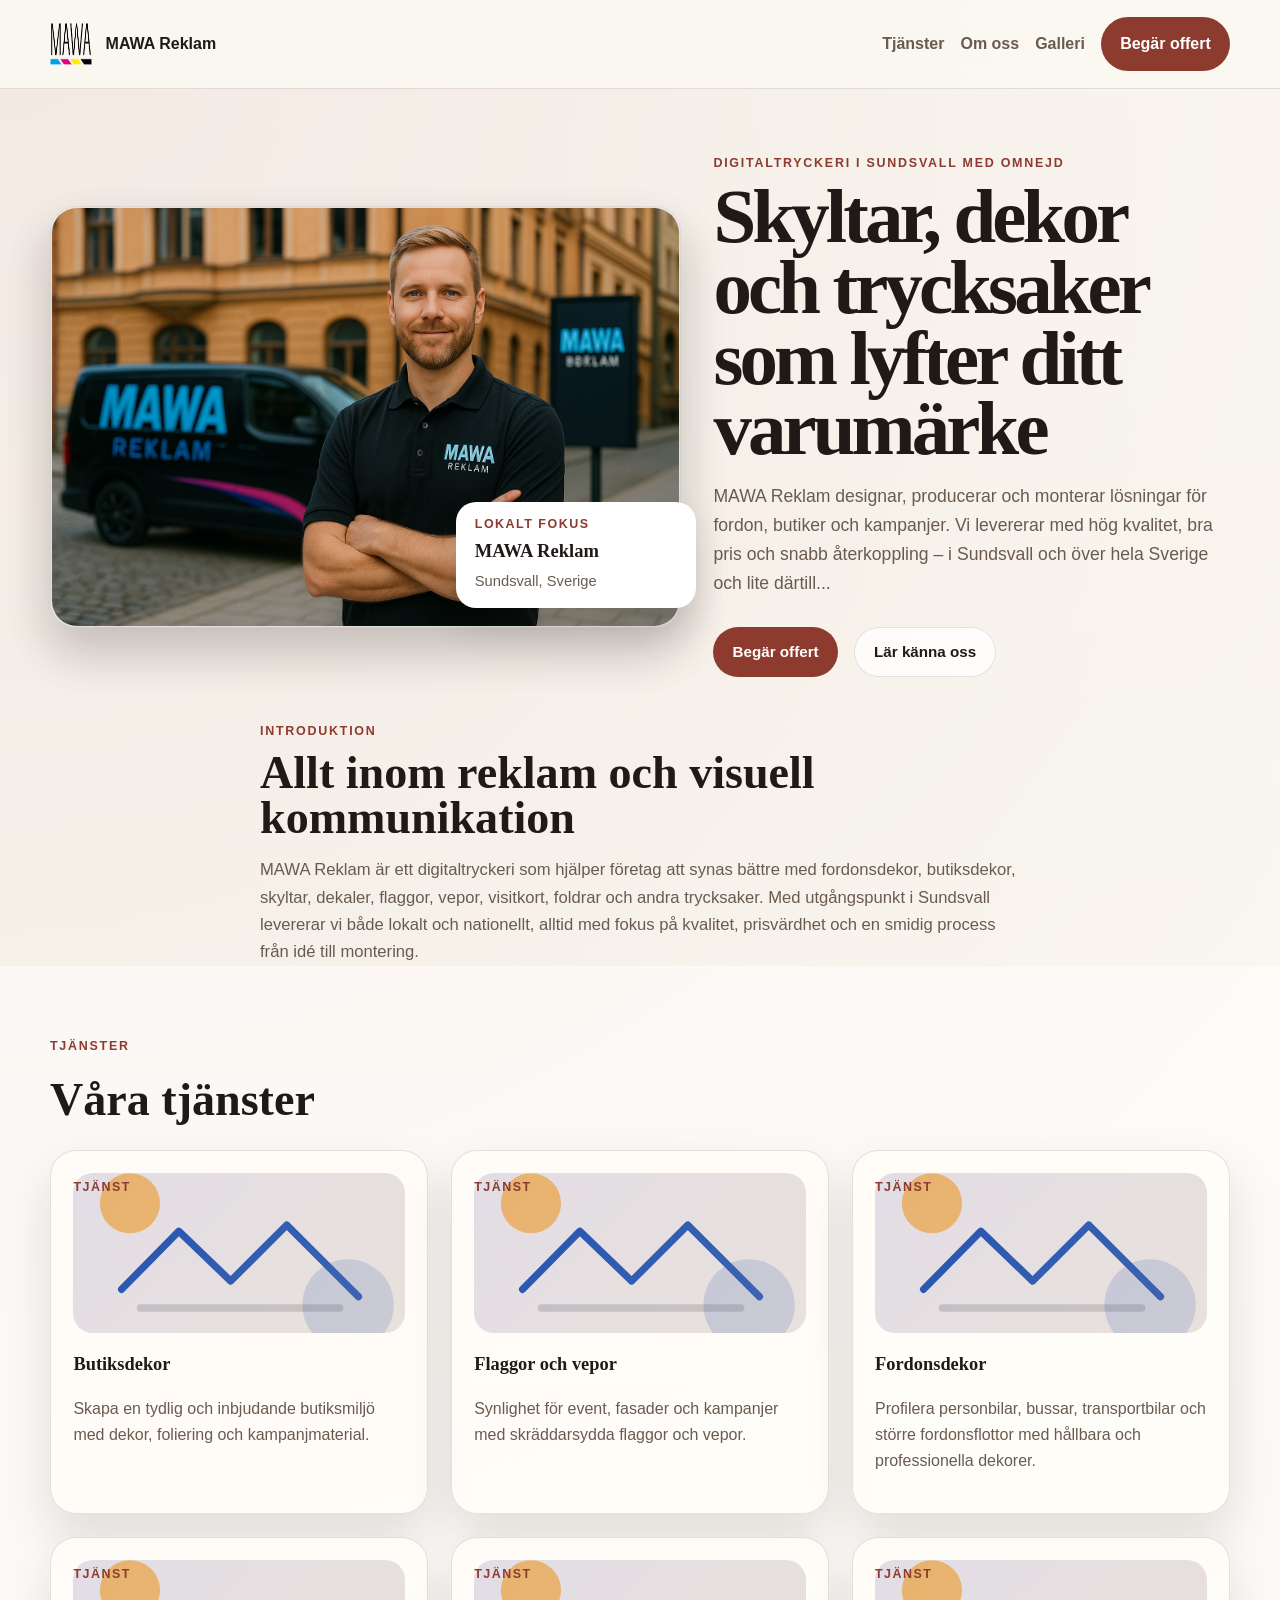
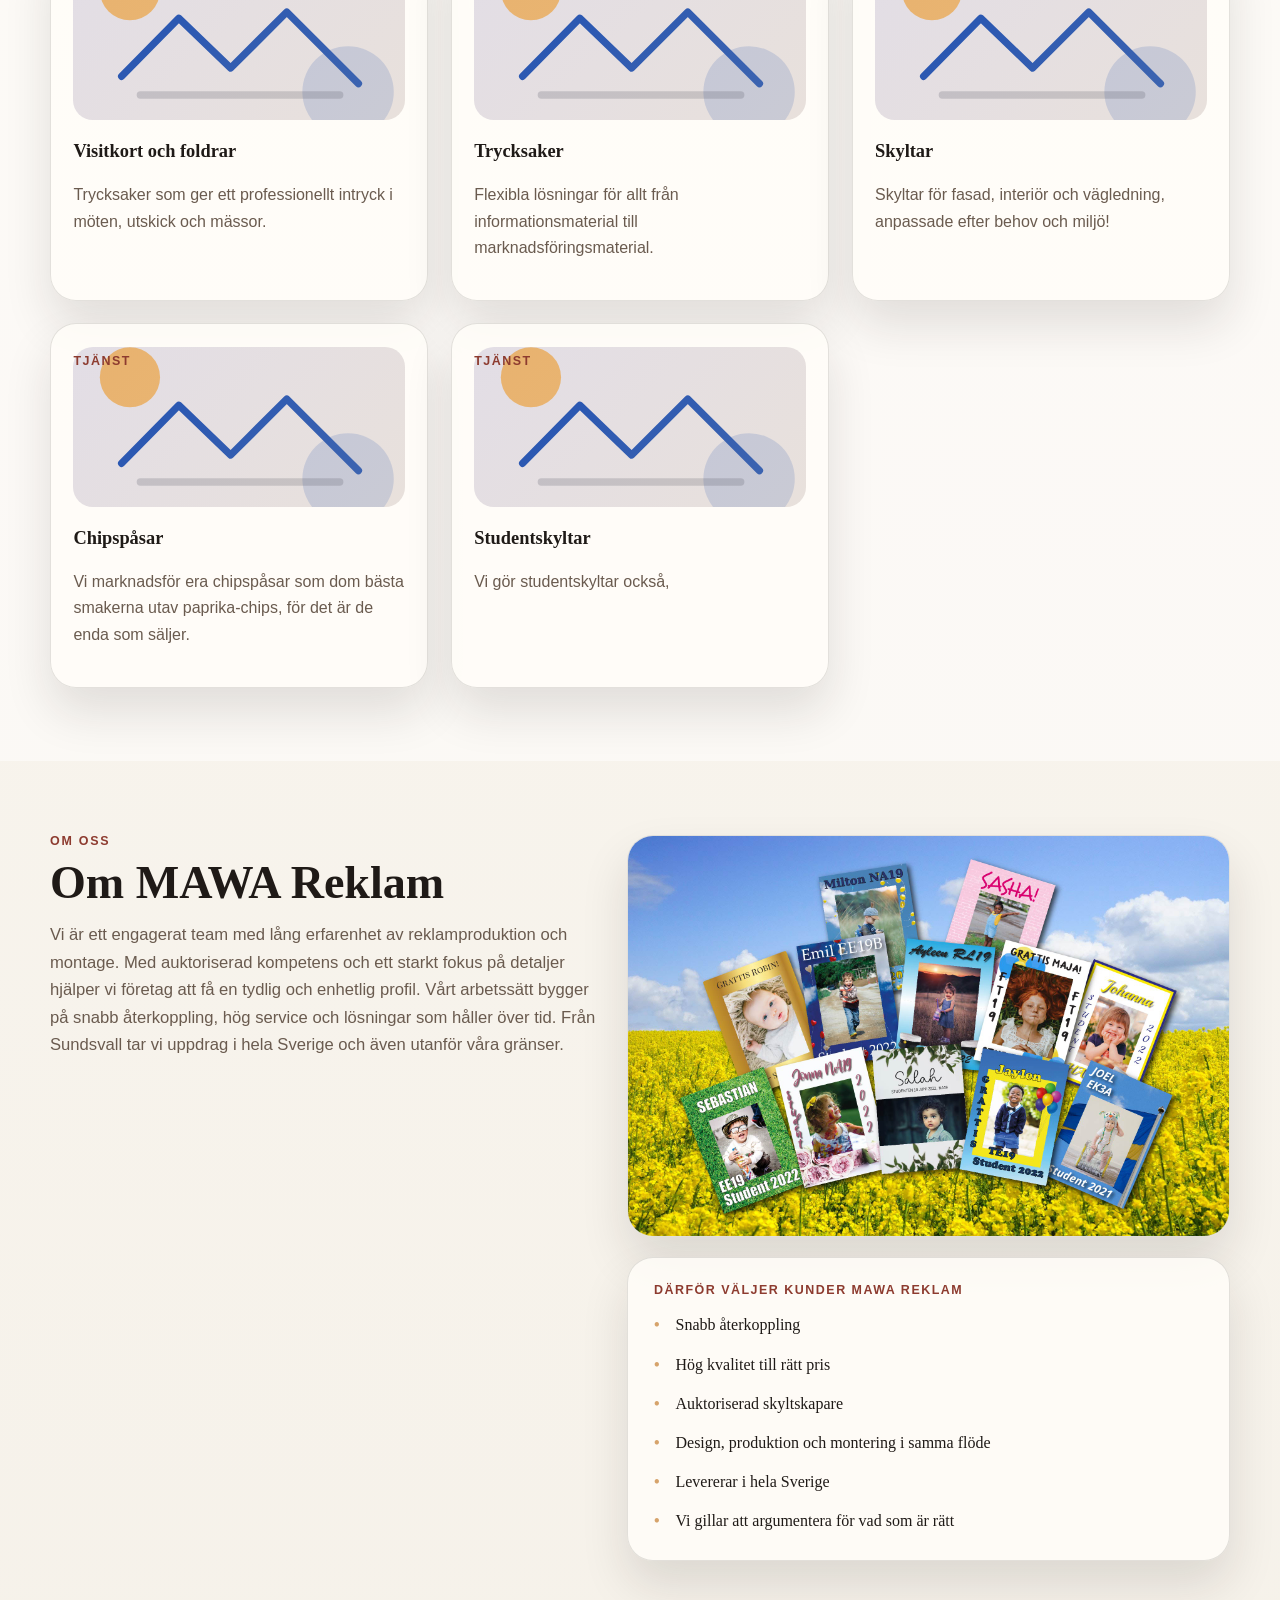
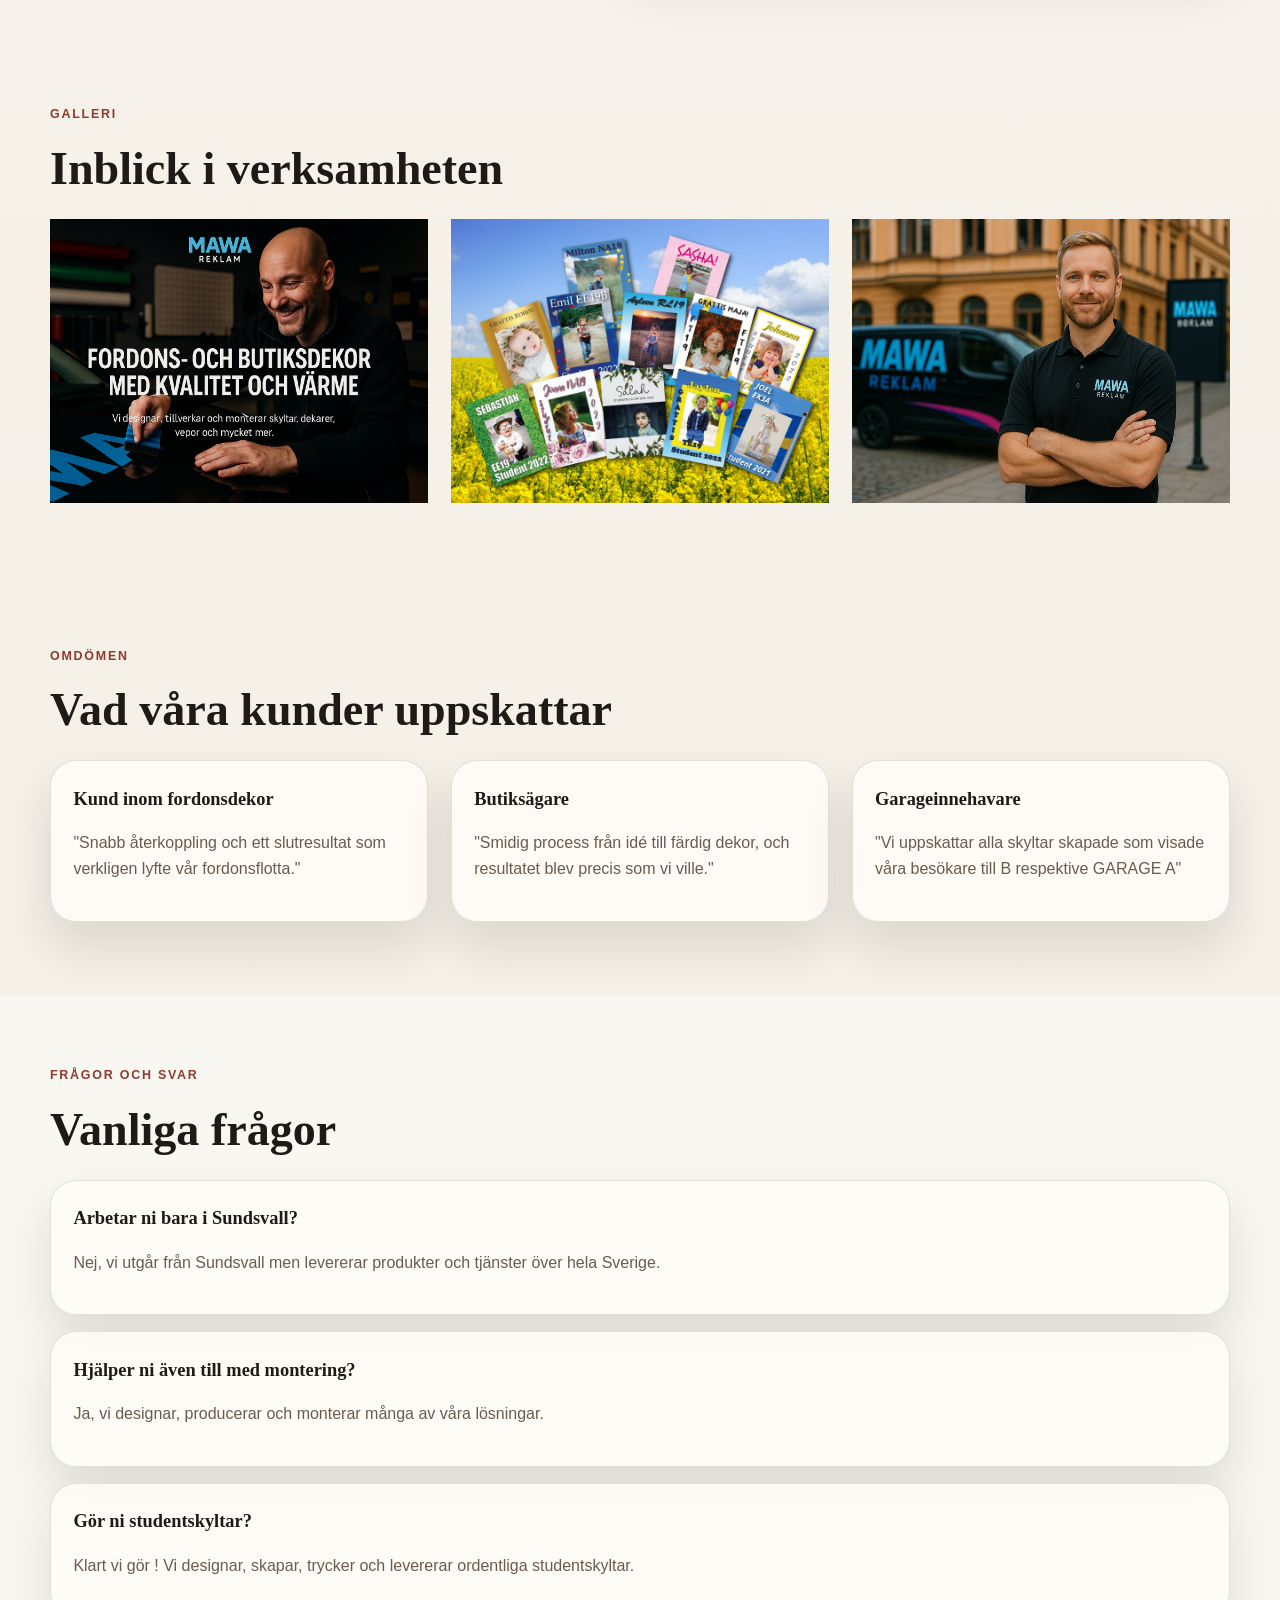
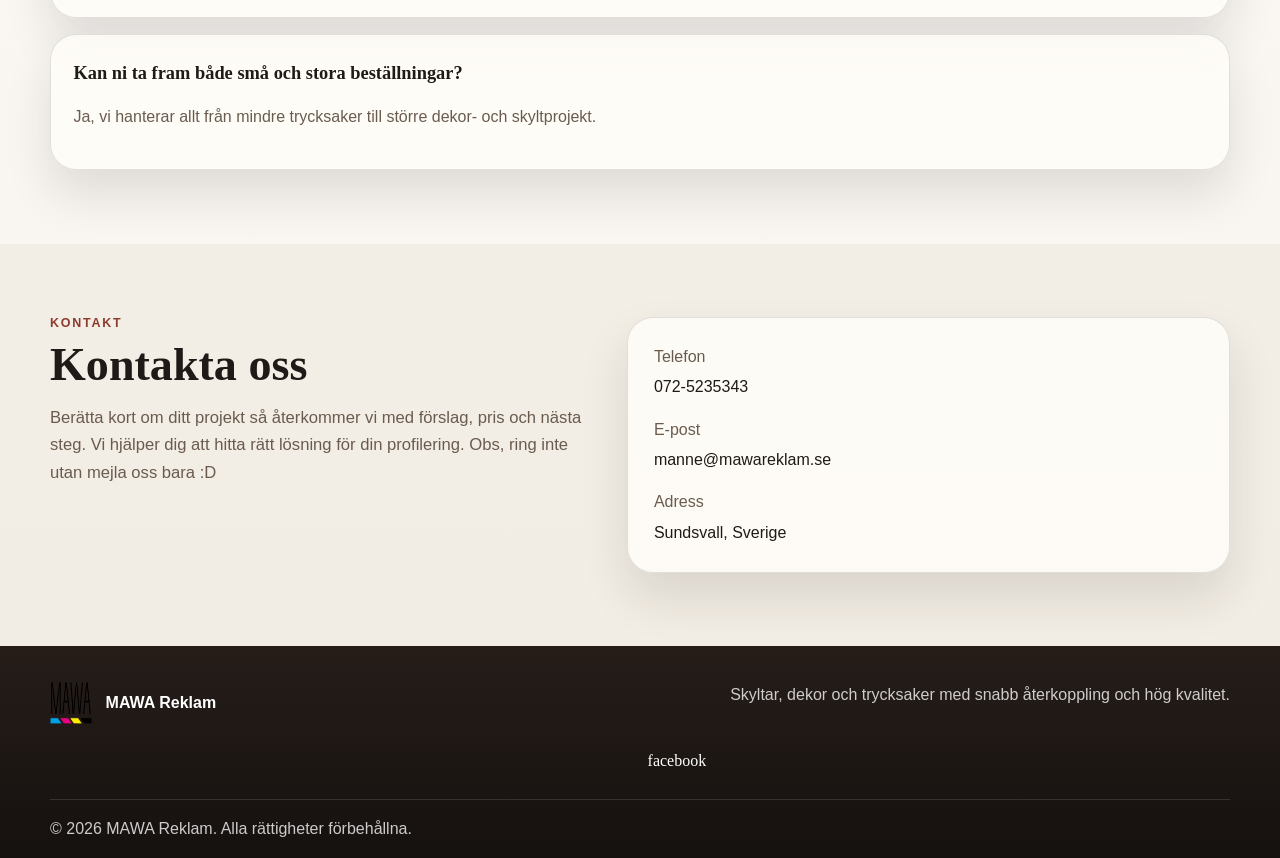
<file: index.html>
<!doctype html>
<html lang="sv">
  <head>
    <meta charset="utf-8" />
    <meta name="viewport" content="width=device-width, initial-scale=1" />
    <title>MAWA Reklam | Fordonsdekor, skyltar och digitaltryck i Sundsvall med omnejd</title>
    <meta name="description" content="MAWA Reklam är ett digitaltryckeri i Sundsvall som designar, producerar och monterar fordonsdekor, butiksdekor, skyltar, dekaler, flaggor, vepor och trycksaker för kunder i hela Sverige." />
    <meta property="og:type" content="website" />
    <meta property="og:locale" content="sv_SE" />
    <meta property="og:title" content="MAWA Reklam | Fordonsdekor, skyltar och digitaltryck i Sundsvall med omnejd" />
    <meta property="og:description" content="MAWA Reklam är ett digitaltryckeri i Sundsvall som designar, producerar och monterar fordonsdekor, butiksdekor, skyltar, dekaler, flaggor, vepor och trycksaker för kunder i hela Sverige." />
    <meta property="og:image" content="assets/generated/mawa-reklam-ai-hero.png" />
    <meta name="twitter:card" content="summary_large_image" />
    <meta name="twitter:title" content="MAWA Reklam | Fordonsdekor, skyltar och digitaltryck i Sundsvall med omnejd" />
    <meta name="twitter:description" content="MAWA Reklam är ett digitaltryckeri i Sundsvall som designar, producerar och monterar fordonsdekor, butiksdekor, skyltar, dekaler, flaggor, vepor och trycksaker för kunder i hela Sverige." />
    <meta name="twitter:image" content="assets/generated/mawa-reklam-ai-hero.png" />
    <link rel="stylesheet" href="themes/editorial/main.css" />
    <script defer src="index.js"></script>
  </head>
  <body class="editorial-body">
    <a class="skip-link" href="#main-content">Hoppa till innehåll</a>
    <header class="editorial-header">
      <div class="editorial-shell editorial-header__row">
        <a id="header-brand" class="editorial-brand" href="#top" aria-label="Till startsidan"><span class="brand-mark__text">Laddar...</span></a>
        <button class="nav-toggle" type="button" aria-expanded="false" aria-controls="site-navigation">Meny</button>
        <nav id="site-navigation" class="editorial-nav" aria-label="Huvudmeny">
          <a id="services-nav-link" class="editorial-nav__link" href="#services">Tjänster</a>
          <a id="about-nav-link" class="editorial-nav__link" href="#about">Om oss</a>
          <a id="gallery-nav-link" class="editorial-nav__link" href="#gallery" hidden>Galleri</a>
          <a id="nav-cta-link" class="editorial-nav__link editorial-nav__link--cta" href="#contact">Kontakt</a>
        </nav>
      </div>
    </header>
    <main id="main-content">
      <section id="top" class="editorial-hero">
        <div class="editorial-shell editorial-hero__layout">
          <div class="editorial-hero__visual-stage"><div id="hero-visual-slot"></div></div>
          <div class="editorial-hero__copy">
            <p id="hero-eyebrow" class="editorial-kicker"></p>
            <h1 id="hero-headline" class="editorial-display"></h1>
            <p id="hero-subheadline" class="editorial-lead"></p>
            <div class="editorial-actions">
              <a id="hero-primary-cta" class="editorial-button editorial-button--primary" href="#contact">Kontakta oss</a>
              <a class="editorial-button editorial-button--secondary" href="#about">Lär känna oss</a>
            </div>
          </div>
        </div>
      </section>
      <section id="intro-section" class="editorial-intro">
        <div class="editorial-shell editorial-intro__inner">
          <p class="editorial-kicker">Introduktion</p>
          <h2 id="intro-heading" class="editorial-title"></h2>
          <p id="intro-body" class="editorial-copy"></p>
        </div>
      </section>
      <section id="services" class="editorial-section editorial-section--contrast">
        <div class="editorial-shell">
          <div class="editorial-section__header"><p class="editorial-kicker">Tjänster</p><h2 id="services-heading" class="editorial-title"></h2></div>
          <div id="services-list" class="editorial-services"></div>
        </div>
      </section>
      <section id="about" class="editorial-section editorial-section--split">
        <div class="editorial-shell editorial-split">
          <div class="editorial-split__content"><p class="editorial-kicker">Om oss</p><h2 id="about-heading" class="editorial-title"></h2><p id="about-body" class="editorial-copy"></p></div>
          <div id="about-visual-slot" class="editorial-split__visual"></div>
        </div>
      </section>
      <section id="gallery" class="editorial-section editorial-gallery" hidden>
        <div class="editorial-shell"><div class="editorial-section__header"><p class="editorial-kicker">Galleri</p><h2 id="gallery-heading" class="editorial-title"></h2></div><div id="gallery-grid" class="editorial-gallery__grid"></div></div>
      </section>
      <section id="testimonials-section" class="editorial-section" hidden>
        <div class="editorial-shell"><div class="editorial-section__header"><p class="editorial-kicker">Omdömen</p><h2 id="testimonials-heading" class="editorial-title"></h2></div><div id="testimonials-list" class="editorial-testimonials"></div></div>
      </section>
      <section id="faq" class="editorial-section editorial-section--contrast" hidden>
        <div class="editorial-shell"><div class="editorial-section__header"><p class="editorial-kicker">Frågor och svar</p><h2 id="faq-heading" class="editorial-title"></h2></div><div id="faq-list" class="editorial-faq"></div></div>
      </section>
      <section id="contact" class="editorial-section editorial-contact">
        <div class="editorial-shell editorial-contact__layout">
          <div><p class="editorial-kicker">Kontakt</p><h2 id="contact-heading" class="editorial-title"></h2><p id="contact-body" class="editorial-copy"></p></div>
          <div class="editorial-contact__card">
            <div class="editorial-contact__row"><span>Telefon</span><a id="contact-phone" href="#"></a></div>
            <div class="editorial-contact__row"><span>E-post</span><a id="contact-email" href="#"></a></div>
            <div class="editorial-contact__row"><span>Adress</span><span id="contact-address"></span></div>
          </div>
        </div>
      </section>
    </main>
    <footer class="editorial-footer">
      <div class="editorial-shell editorial-footer__layout">
        <a id="footer-brand" class="editorial-brand editorial-brand--footer" href="#top" aria-label="Till startsidan"><span class="brand-mark__text">Laddar...</span></a>
        <p id="footer-tagline" class="editorial-footer__tagline"></p>
        <div id="social-links" class="editorial-footer__links"></div>
      </div>
      <div class="editorial-shell editorial-footer__bottom"><p id="footer-copyright"></p></div>
    </footer>
    <script id="initial-content" type="application/json">
{
  "site": {
    "siteId": "9ef77944-e83d-43d2-9528-cb4355a6af48",
    "companyName": "MAWA Reklam",
    "displayName": "MAWA Reklam",
    "language": "sv",
    "primaryColor": "#2eacf0",
    "secondaryColor": "#ff19ac",
    "theme": "editorial",
    "themeMode": "light"
  },
  "seo": {
    "title": "MAWA Reklam | Fordonsdekor, skyltar och digitaltryck i Sundsvall med omnejd",
    "description": "MAWA Reklam är ett digitaltryckeri i Sundsvall som designar, producerar och monterar fordonsdekor, butiksdekor, skyltar, dekaler, flaggor, vepor och trycksaker för kunder i hela Sverige.",
    "keywords": [
      "Hello world"
    ]
  },
  "hero": {
    "eyebrow": "Digitaltryckeri i Sundsvall  med omnejd",
    "headline": "Skyltar, dekor och trycksaker som lyfter ditt varumärke",
    "subheadline": "MAWA Reklam designar, producerar och monterar lösningar för fordon, butiker och kampanjer. Vi levererar med hög kvalitet, bra pris och snabb återkoppling – i Sundsvall och över hela Sverige och lite därtill...",
    "primaryCtaLabel": "Begär offert",
    "primaryCtaHref": "#contact"
  },
  "intro": {
    "heading": "Allt inom reklam och visuell kommunikation",
    "body": "MAWA Reklam är ett digitaltryckeri som hjälper företag att synas bättre med fordonsdekor, butiksdekor, skyltar, dekaler, flaggor, vepor, visitkort, foldrar och andra trycksaker. Med utgångspunkt i Sundsvall levererar vi både lokalt och nationellt, alltid med fokus på kvalitet, prisvärdhet och en smidig process från idé till montering."
  },
  "services": {
    "heading": "Våra tjänster",
    "items": [
      {
        "title": "Butiksdekor",
        "description": "Skapa en tydlig och inbjudande butiksmiljö med dekor, foliering och kampanjmaterial."
      },
      {
        "title": "Flaggor och vepor",
        "description": "Synlighet för event, fasader och kampanjer med skräddarsydda flaggor och vepor."
      },
      {
        "title": "Fordonsdekor",
        "description": "Profilera personbilar, bussar, transportbilar och större fordonsflottor med hållbara och professionella dekorer."
      },
      {
        "title": "Visitkort och foldrar",
        "description": "Trycksaker som ger ett professionellt intryck i möten, utskick och mässor."
      },
      {
        "title": "Trycksaker",
        "description": "Flexibla lösningar för allt från informationsmaterial till marknadsföringsmaterial."
      },
      {
        "title": "Skyltar",
        "description": "Skyltar för fasad, interiör och vägledning, anpassade efter behov och miljö!"
      },
      {
        "title": "Chipspåsar",
        "description": "Vi marknadsför era chipspåsar som dom bästa smakerna utav paprika-chips, för det är de enda som säljer."
      },
      {
        "title": "Studentskyltar",
        "description": "Vi gör studentskyltar också,"
      }
    ]
  },
  "about": {
    "heading": "Om MAWA Reklam",
    "body": "Vi är ett engagerat team med lång erfarenhet av reklamproduktion och montage. Med auktoriserad kompetens och ett starkt fokus på detaljer hjälper vi företag att få en tydlig och enhetlig profil. Vårt arbetssätt bygger på snabb återkoppling, hög service och lösningar som håller över tid. Från Sundsvall tar vi uppdrag i hela Sverige och även utanför våra gränser."
  },
  "usp": {
    "heading": "Därför väljer kunder MAWA Reklam",
    "items": [
      "Snabb återkoppling",
      "Hög kvalitet till rätt pris",
      "Auktoriserad skyltskapare",
      "Design, produktion och montering i samma flöde",
      "Levererar i hela Sverige",
      "Vi gillar att argumentera för vad som är rätt"
    ]
  },
  "testimonials": {
    "heading": "Vad våra kunder uppskattar",
    "enabled": true,
    "items": [
      {
        "name": "Kund inom fordonsdekor",
        "quote": "Snabb återkoppling och ett slutresultat som verkligen lyfte vår fordonsflotta."
      },
      {
        "name": "Butiksägare",
        "quote": "Smidig process från idé till färdig dekor, och resultatet blev precis som vi ville."
      },
      {
        "name": "Garageinnehavare",
        "quote": "Vi uppskattar alla skyltar skapade som visade våra besökare till B respektive GARAGE A"
      }
    ]
  },
  "faq": {
    "heading": "Vanliga frågor",
    "enabled": true,
    "items": [
      {
        "question": "Arbetar ni bara i Sundsvall?",
        "answer": "Nej, vi utgår från Sundsvall men levererar produkter och tjänster över hela Sverige."
      },
      {
        "question": "Hjälper ni även till med montering?",
        "answer": "Ja, vi designar, producerar och monterar många av våra lösningar."
      },
      {
        "question": "Gör ni studentskyltar?",
        "answer": "Klart vi gör ! Vi designar, skapar, trycker och levererar ordentliga studentskyltar."
      },
      {
        "question": "Kan ni ta fram både små och stora beställningar?",
        "answer": "Ja, vi hanterar allt från mindre trycksaker till större dekor- och skyltprojekt."
      }
    ]
  },
  "contact": {
    "heading": "Kontakta oss",
    "body": "Berätta kort om ditt projekt så återkommer vi med förslag, pris och nästa steg. Vi hjälper dig att hitta rätt lösning för din profilering. Obs, ring inte utan mejla oss bara :D",
    "email": "manne@mawareklam.se",
    "phone": "072-5235343",
    "address": "Sundsvall, Sverige"
  },
  "footer": {
    "companyName": "MAWA Reklam",
    "tagline": "Skyltar, dekor och trycksaker med snabb återkoppling och hög kvalitet.",
    "copyright": "© 2026 MAWA Reklam. Alla rättigheter förbehållna.",
    "socialLinks": {
      "facebook": "https://facebook.com/mawareklam"
    }
  },
  "media": {
    "logoUrl": "assets/generated/mawa-reklam-logo.png",
    "heroImage": {
      "url": "assets/generated/mawa-reklam-ai-hero.png",
      "alt": "MAWA Reklam profilering med fordonsdekor och skyltar"
    },
    "aboutImage": {
      "url": "assets/generated/mawa-reklam-user-1.jpg",
      "alt": "Teamet på MAWA Reklam arbetar med design, produktion och montering"
    },
    "galleryHeading": "Inblick i verksamheten",
    "gallery": [
      {
        "url": "assets/generated/mawa-reklam-ai-about.png",
        "alt": "MAWA Reklam bild 3"
      },
      {
        "url": "assets/generated/mawa-reklam-user-1.jpg",
        "alt": "MAWA Reklam bild 1"
      },
      {
        "url": "assets/generated/mawa-reklam-ai-hero.png",
        "alt": "MAWA Reklam bild 21"
      }
    ]
  }
}
    </script>
  </body>
</html>
</file>
<file: themes/editorial/main.css>
:root {
  --editorial-bg: #f2ede4;
  --editorial-paper: #fffdf8;
  --editorial-ink: #1f1a17;
  --editorial-muted: #6a5b4f;
  --editorial-border: rgba(31, 26, 23, 0.12);
  --editorial-accent: #8d3b2f;
  --editorial-accent-soft: #d6a36b;
  --editorial-shadow: rgba(31, 26, 23, 0.12);
  --editorial-width: 1180px;
  --editorial-radius: 26px;
}
* { box-sizing: border-box; }
html { scroll-behavior: smooth; }
body {
  margin: 0;
  color: var(--editorial-ink);
  background: radial-gradient(circle at top left, rgba(141, 59, 47, 0.08), transparent 28%), linear-gradient(180deg, #fbf8f2 0%, var(--editorial-bg) 100%);
  font-family: Georgia, 'Times New Roman', serif;
  line-height: 1.65;
}
img { display: block; max-width: 100%; }
a { color: inherit; text-decoration: none; }
.skip-link { position: absolute; left: -9999px; top: 0; }
.skip-link:focus { left: 1rem; top: 1rem; background: white; padding: 0.75rem 1rem; border-radius: 12px; }
.editorial-shell { width: min(100% - 2rem, var(--editorial-width)); margin: 0 auto; }
.editorial-header { position: sticky; top: 0; z-index: 20; background: rgba(251, 248, 242, 0.88); backdrop-filter: blur(16px); border-bottom: 1px solid var(--editorial-border); }
.editorial-header__row { min-height: 88px; display: flex; align-items: center; justify-content: space-between; gap: 1rem; }
.editorial-brand, .brand-mark { display: inline-flex; align-items: center; gap: 0.85rem; font-family: Arial, sans-serif; font-weight: 800; }
.brand-mark__logo { width: 42px; height: 42px; }
.editorial-brand--footer { color: #fff; }
.nav-toggle { display: none; border: 1px solid var(--editorial-border); background: white; border-radius: 999px; padding: 0.8rem 1rem; cursor: pointer; }
.editorial-nav { display: flex; align-items: center; gap: 1rem; }
.editorial-nav__link { font-family: Arial, sans-serif; font-weight: 700; color: var(--editorial-muted); }
.editorial-nav__link--cta, .editorial-button--primary { background: var(--editorial-accent); color: #fff; border-radius: 999px; padding: 0.85rem 1.2rem; }
.editorial-hero { padding: 4.25rem 0 3rem; }
.editorial-hero__layout { display: grid; grid-template-columns: 1.1fr 0.9fr; gap: 2rem; align-items: center; }
.editorial-kicker { margin: 0 0 0.8rem; text-transform: uppercase; letter-spacing: 0.14em; font: 700 0.78rem/1 Arial, sans-serif; color: var(--editorial-accent); }
.editorial-display { margin: 0; font-size: clamp(3.2rem, 6vw, 6rem); line-height: 0.92; letter-spacing: -0.05em; }
.editorial-title { margin: 0; font-size: clamp(2rem, 3.6vw, 3.75rem); line-height: 0.98; }
.editorial-lead, .editorial-copy, .service-card__text, .testimonial-card__text, .faq-item__answer, .editorial-contact__row, .site-footer__meta, .site-footer__text { font-family: Arial, sans-serif; color: var(--editorial-muted); }
.editorial-lead { margin: 1.1rem 0 0; font-size: 1.1rem; }
.editorial-actions { display: flex; flex-wrap: wrap; gap: 1rem; margin-top: 1.75rem; }
.editorial-button { display: inline-flex; align-items: center; justify-content: center; min-height: 50px; padding: 0.9rem 1.2rem; border-radius: 999px; font: 700 0.95rem/1 Arial, sans-serif; }
.editorial-button--secondary { border: 1px solid var(--editorial-border); background: rgba(255,255,255,0.78); }
.editorial-hero__visual-stage, .editorial-contact__card, .service-card, .testimonial-card, .faq-item, .hero-visual__main-card, .about-media__image-frame, .highlight-panel { background: rgba(255, 253, 248, 0.84); border: 1px solid var(--editorial-border); border-radius: var(--editorial-radius); box-shadow: 0 24px 48px var(--editorial-shadow); }
.editorial-section { padding: 4.6rem 0; }
.editorial-section--contrast { background: rgba(255, 255, 255, 0.46); }
.editorial-section__header { display: grid; gap: 0.75rem; max-width: 760px; margin-bottom: 1.75rem; }
.editorial-intro__inner { max-width: 760px; }
.editorial-copy { margin: 1rem 0 0; font-size: 1.04rem; }
.editorial-services, .editorial-testimonials, .editorial-gallery__grid { display: grid; grid-template-columns: repeat(3, minmax(0, 1fr)); gap: 1.4rem; }
.editorial-faq { display: grid; gap: 1rem; }
.service-card, .testimonial-card, .faq-item { padding: 1.4rem; }
.service-card__media { height: 160px; margin-bottom: 1rem; border-radius: 20px; background: linear-gradient(135deg, rgba(141, 59, 47, 0.12), rgba(214, 163, 107, 0.24)), url('../../assets/detail-pattern.svg') center/cover no-repeat; }
.service-card__badge, .hero-visual__label, .highlight-panel__label { margin: 0; font: 700 0.78rem/1 Arial, sans-serif; letter-spacing: 0.12em; text-transform: uppercase; color: var(--editorial-accent); }
.service-card__title, .testimonial-card__name, .faq-item__question { margin: 0; font-size: 1.15rem; }
.editorial-split, .editorial-contact__layout { display: grid; grid-template-columns: 0.95fr 1.05fr; gap: 2rem; align-items: start; }
.about-media { display: grid; gap: 1.25rem; }
.about-media__image-frame, .hero-visual__main-card, .gallery-card { overflow: hidden; }
.about-media__image, .hero-visual__image, .gallery-card__image { width: 100%; height: 100%; object-fit: cover; }
.highlight-panel, .editorial-contact__card { padding: 1.6rem; }
.usp-list { list-style: none; margin: 1rem 0 0; padding: 0; display: grid; gap: 0.8rem; }
.usp-list__item { position: relative; padding-left: 1.35rem; }
.usp-list__item::before { content: '•'; position: absolute; left: 0; color: var(--editorial-accent-soft); font-weight: 900; }
.editorial-gallery__grid { margin-top: 0.5rem; }
.gallery-card { margin: 0; background: rgba(255,255,255,0.72); }
.gallery-card__image { aspect-ratio: 4 / 3; }
.editorial-contact__card { display: grid; gap: 1rem; }
.editorial-contact__row { display: grid; gap: 0.25rem; }
.editorial-contact__row a, .editorial-contact__row span:last-child { color: var(--editorial-ink); }
.editorial-footer { padding: 2.25rem 0 1rem; background: linear-gradient(180deg, #261d19 0%, #15110f 100%); color: #fff; }
.editorial-footer__layout { display: grid; grid-template-columns: 1fr auto; gap: 1.5rem; align-items: start; }
.editorial-footer__tagline, #footer-copyright { margin: 0; font-family: Arial, sans-serif; color: rgba(255,255,255,0.78); }
.editorial-footer__links, #social-links { display: flex; flex-wrap: wrap; gap: 0.85rem; justify-content: flex-end; }
.editorial-footer__bottom { border-top: 1px solid rgba(255,255,255,0.12); margin-top: 1.5rem; padding-top: 1rem; }
.hero-visual__floating-card { position: absolute; right: -1rem; bottom: 1.2rem; width: min(240px, 72%); padding: 1rem 1.15rem; border-radius: 20px; background: #fff; box-shadow: 0 18px 36px rgba(31,26,23,0.14); }
.hero-visual { position: relative; }
.hero-visual__value { margin: 0.35rem 0 0; font-size: 1.16rem; font-weight: 700; }
.hero-visual__caption { margin: 0.25rem 0 0; font: 500 0.92rem/1.4 Arial, sans-serif; color: var(--editorial-muted); }
@media (max-width: 920px) {
  .editorial-hero__layout, .editorial-split, .editorial-contact__layout, .editorial-footer__layout, .editorial-services, .editorial-testimonials, .editorial-gallery__grid { grid-template-columns: 1fr; }
  .editorial-nav { position: absolute; top: 100%; right: 1rem; left: 1rem; display: none; flex-direction: column; align-items: stretch; background: white; border: 1px solid var(--editorial-border); border-radius: 20px; padding: 1rem; box-shadow: 0 20px 40px var(--editorial-shadow); }
  .editorial-nav.is-open { display: flex; }
  .nav-toggle { display: inline-flex; }
  .editorial-footer__links, #social-links { justify-content: flex-start; }
  .hero-visual__floating-card { position: static; width: 100%; margin-top: 1rem; }
}
</file>
